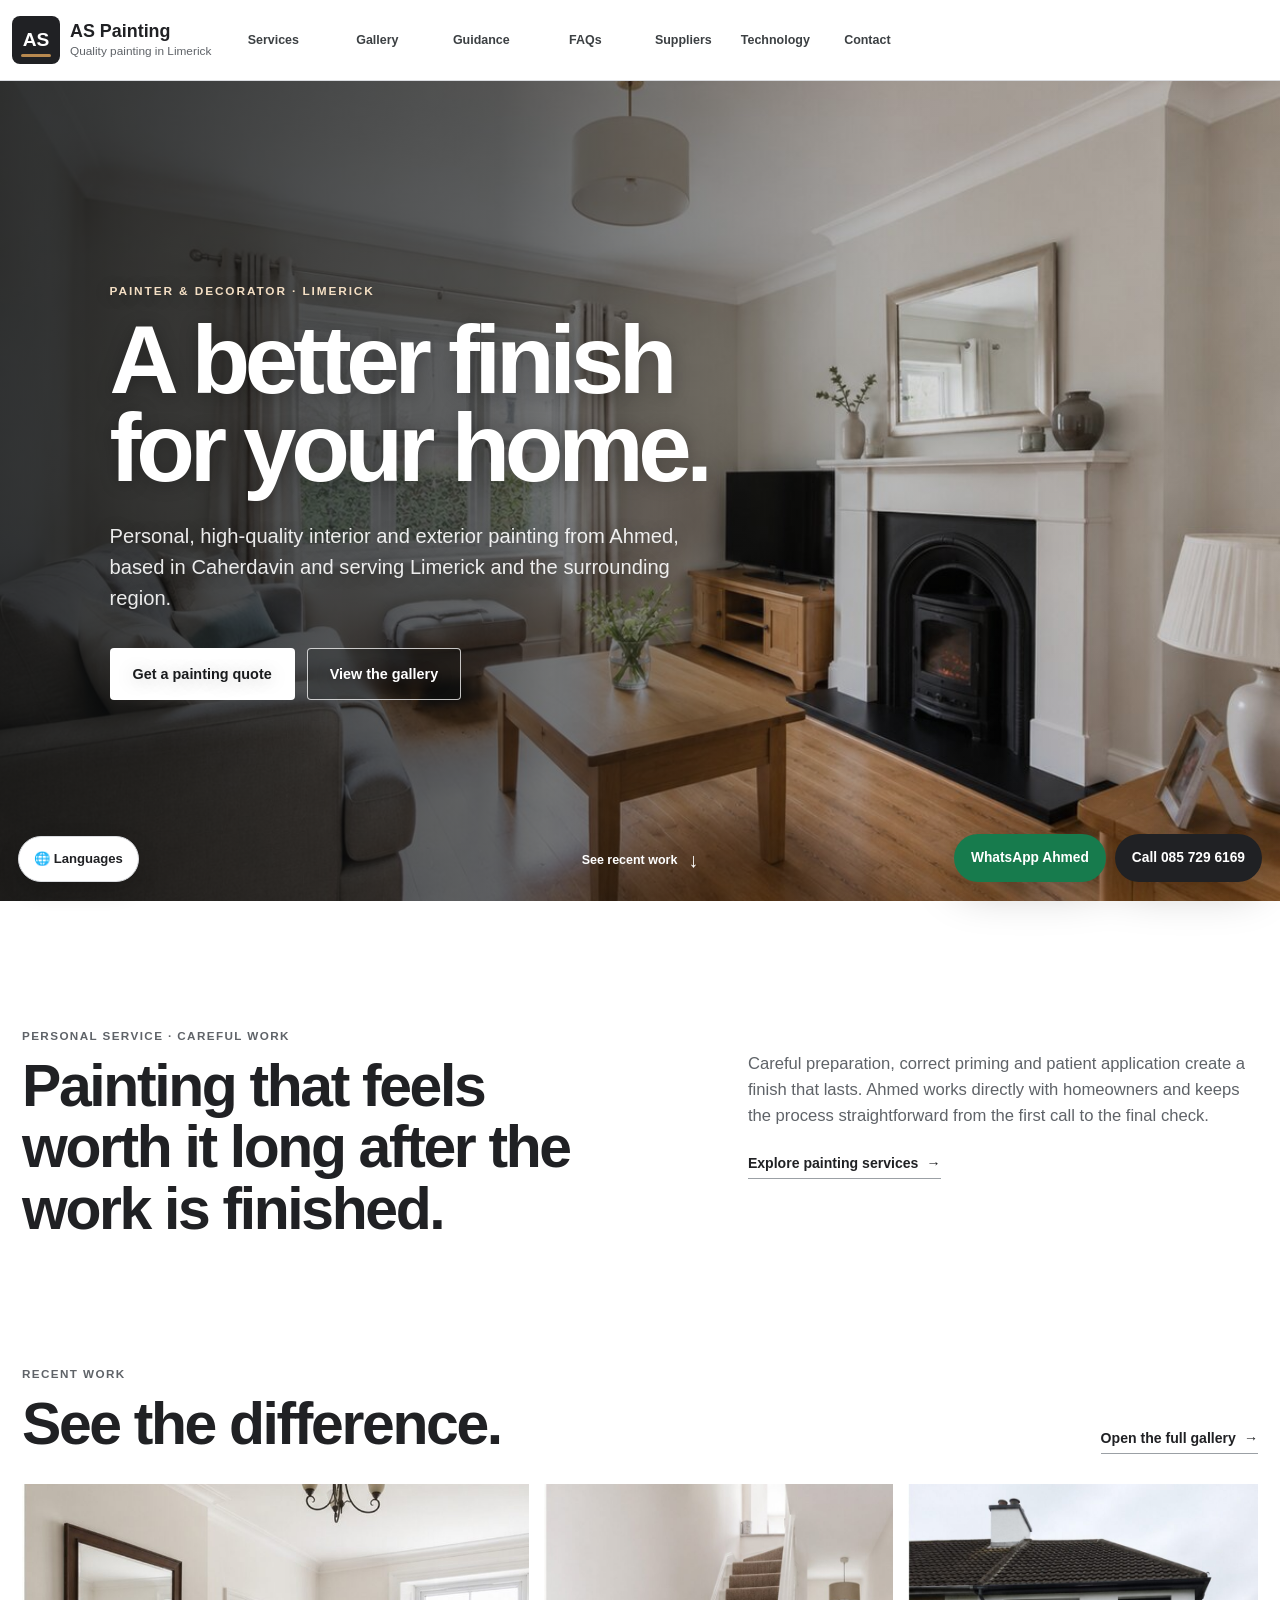
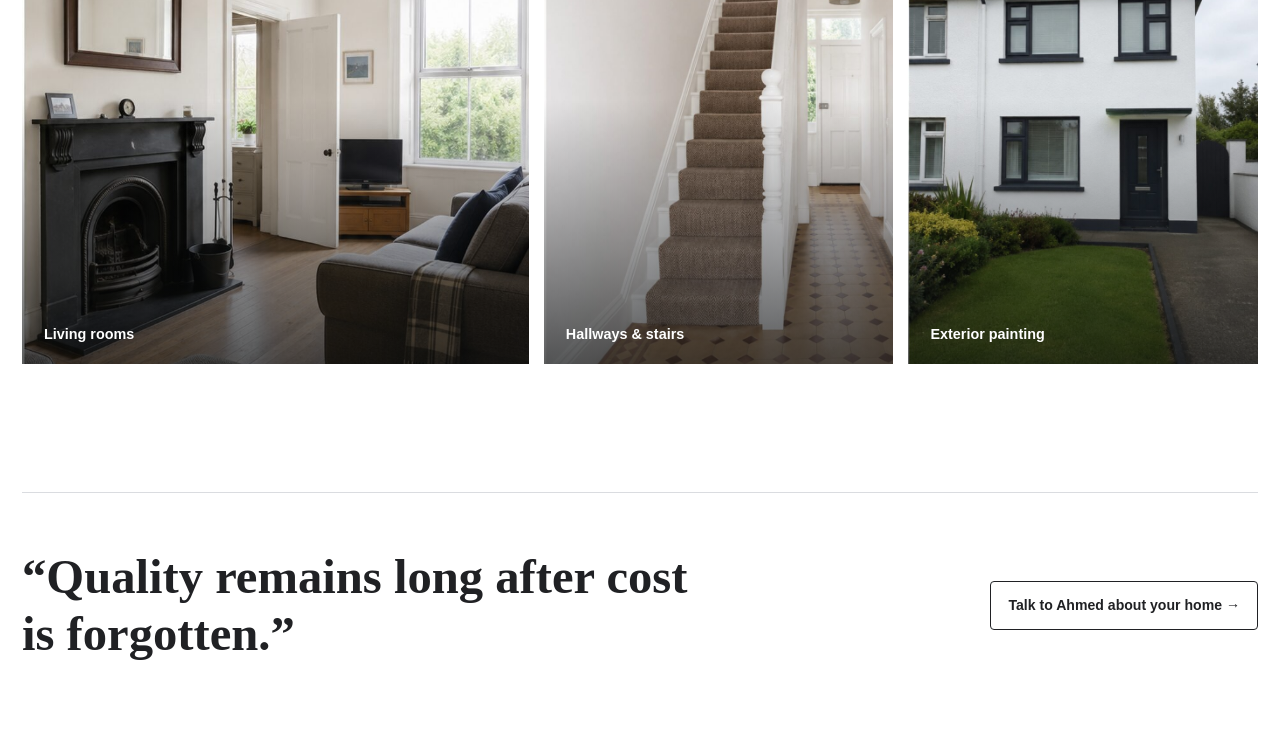
<file: index.html>
<!doctype html>
<html lang="en">
<head>
  <meta charset="utf-8">
  <meta name="viewport" content="width=device-width,initial-scale=1">
  <title>Painter Limerick | Interior & Exterior Painting | AS Painting</title>
  <meta name="description" content="Personal, high-quality interior and exterior house painting from Caherdavin, Limerick. Careful preparation, priming and a lasting finish. Call or WhatsApp Ahmed on 085 729 6169.">
  <link rel="canonical" href="https://ronandownes.github.io/painting/">
  <meta property="og:title" content="AS Painting | Quality Painting in Limerick">
  <meta property="og:description" content="Personal interior and exterior painting from Caherdavin, Limerick, with careful preparation, priming and a high-quality finish.">
  <meta property="og:type" content="website">
  <meta property="og:url" content="https://ronandownes.github.io/painting/">
  <link rel="icon" type="image/svg+xml" href="./as-favicon.svg?v=2">
  <link rel="stylesheet" href="./styles.css?v=7">
</head>
<body>
<header class="topbar">
  <a class="brand" href="index.html" aria-label="AS Painting — Home"><img src="./as-painting-logo.svg" alt="AS Painting"></a>
  <nav class="topnav" aria-label="Main navigation">
    <div class="navitem"><a class="navlabel" href="services.html">Services</a><button class="navtoggle" type="button" aria-expanded="false">▾</button><div class="dropmenu"><a href="services.html#residential-interior">Residential interior</a><a href="services.html#residential-exterior">Residential exterior</a><a href="services.html#other-work">Other work</a><a href="services.html#areas">Areas covered</a></div></div>
    <div class="navitem"><a class="navlabel" href="gallery.html">Gallery</a></div>
    <div class="navitem"><a class="navlabel" href="guidance.html">Guidance</a><button class="navtoggle" type="button" aria-expanded="false">▾</button><div class="dropmenu"><a href="guidance.html#quality">Quality</a><a href="guidance.html#home">Your home</a><a href="guidance.html#colour">Colour &amp; finish</a><a href="guidance.html#preparation">Preparation</a><a href="guidance.html#diy">Where DIY goes wrong</a></div></div>
    <div class="navitem"><a class="navlabel" href="faq.html">FAQs</a><button class="navtoggle" type="button" aria-expanded="false">▾</button><div class="dropmenu"><a href="faq.html#travel">Travel area</a><a href="faq.html#quote">Getting a quote</a><a href="faq.html#photos">Sending photos</a><a href="faq.html#materials">Paint &amp; materials</a></div></div>
    <div class="navitem"><a class="navlabel" href="suppliers.html">Suppliers</a></div>
    <div class="navitem"><a class="navlabel" href="technology.html">Technology</a></div>
    <div class="navitem"><a class="navlabel" href="contact.html">Contact</a></div>
  </nav>
</header>
<main class="home-page">
  <section class="home-hero" aria-labelledby="home-title">
    <div class="hero-content">
      <p class="hero-kicker">PAINTER &amp; DECORATOR · LIMERICK</p>
      <h1 id="home-title">A better finish<br>for your home.</h1>
      <p>Personal, high-quality interior and exterior painting from Ahmed, based in Caherdavin and serving Limerick and the surrounding region.</p>
      <div class="hero-actions">
        <a class="hero-primary" href="https://wa.me/353857296169?text=Hello%20Ahmed%2C%20I%27m%20looking%20for%20a%20painting%20quote.">Get a painting quote</a>
        <a class="hero-secondary" href="gallery.html">View the gallery</a>
      </div>
    </div>
    <a class="hero-scroll" href="#recent-work" aria-label="See recent painting work"><span>See recent work</span><span aria-hidden="true">↓</span></a>
  </section>

  <section class="home-intro" aria-labelledby="welcome-title">
    <div>
      <p class="kicker">PERSONAL SERVICE · CAREFUL WORK</p>
      <h2 id="welcome-title">Painting that feels worth it long after the work is finished.</h2>
    </div>
    <div>
      <p>Careful preparation, correct priming and patient application create a finish that lasts. Ahmed works directly with homeowners and keeps the process straightforward from the first call to the final check.</p>
      <a class="text-link" href="services.html">Explore painting services <span aria-hidden="true">→</span></a>
    </div>
  </section>

  <section class="home-work" id="recent-work" aria-labelledby="work-title">
    <div class="section-heading">
      <div><p class="kicker">RECENT WORK</p><h2 id="work-title">See the difference.</h2></div>
      <a class="text-link" href="gallery.html">Open the full gallery <span aria-hidden="true">→</span></a>
    </div>
    <div class="home-gallery">
      <a href="gallery.html" class="home-project"><img src="./gallery/projects/living-room-01-after.jpg" alt="Freshly painted living room with bright walls and dark fireplace" width="800" height="1200"><span>Living rooms</span></a>
      <a href="gallery.html" class="home-project"><img src="./gallery/projects/stairway-01-after.jpg" alt="Bright freshly painted hallway and stairway" width="800" height="1200" loading="lazy"><span>Hallways &amp; stairs</span></a>
      <a href="gallery.html" class="home-project"><img src="./gallery/projects/exterior-01-after.jpg" alt="Freshly painted exterior of a residential home" width="800" height="1200" loading="lazy"><span>Exterior painting</span></a>
    </div>
  </section>

  <section class="home-quote" aria-label="Painting quote">
    <p>“Quality remains long after cost is forgotten.”</p>
    <a href="contact.html">Talk to Ahmed about your home <span aria-hidden="true">→</span></a>
  </section>
</main>
<script src="./app.js?v=10"></script>
</body>
</html>
</file>
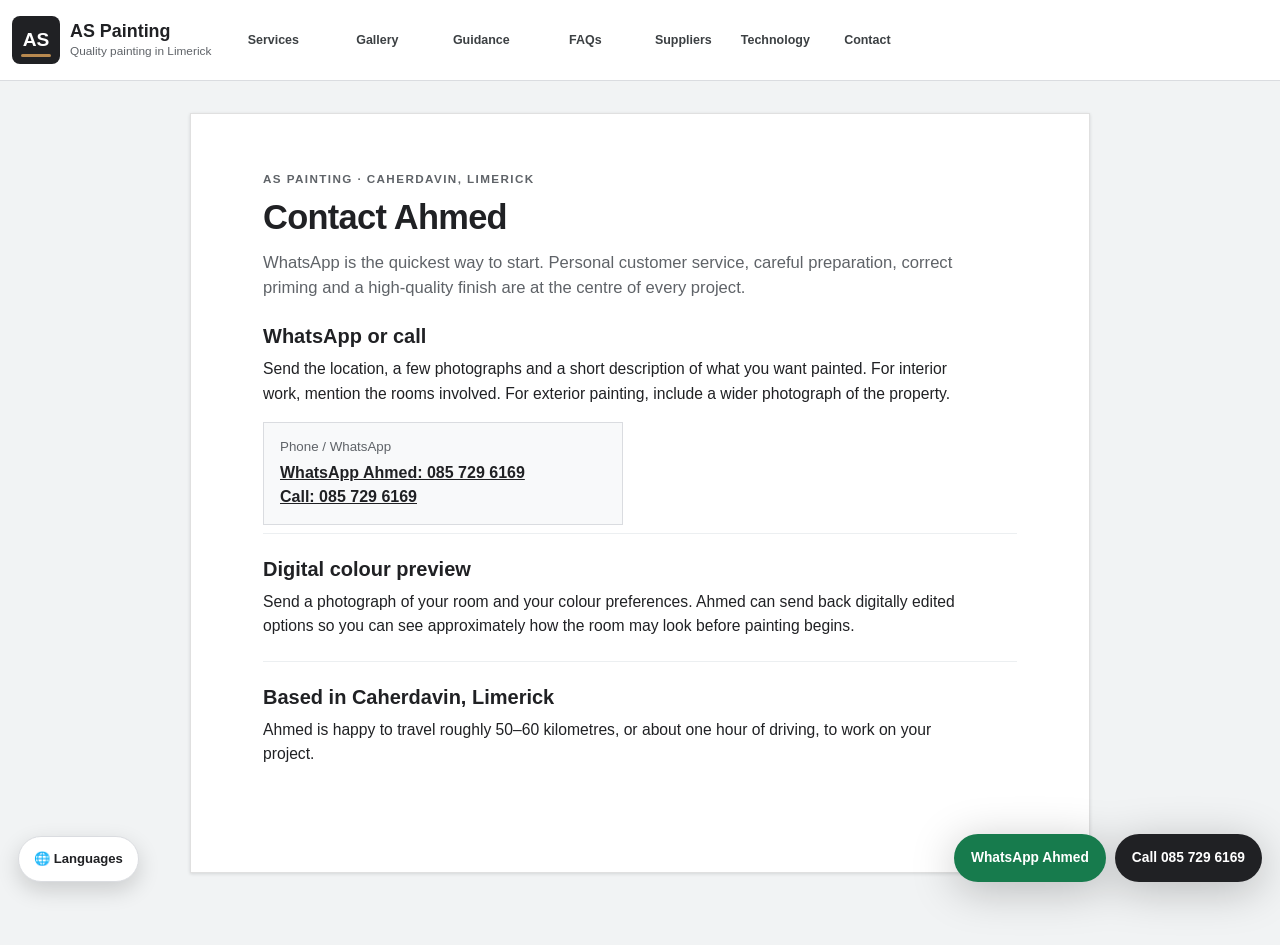
<file: contact.html>
<!doctype html>
<html lang="en">
<head>
  <meta charset="utf-8">
  <meta name="viewport" content="width=device-width, initial-scale=1">
  <title>Contact a Painter in Limerick | AS Painting</title>
  <meta name="description" content="Call or WhatsApp Ahmed at AS Painting on 085 729 6169 for personal interior or exterior house painting from Caherdavin, Limerick.">
  <link rel="canonical" href="https://ronandownes.github.io/painting/contact.html">
  <meta property="og:title" content="Contact AS Painting | Painter in Limerick">
  <meta property="og:description" content="Send the location, photos and a short description of your painting job in Limerick or a nearby area.">
  <meta property="og:type" content="website">
  <meta property="og:url" content="https://ronandownes.github.io/painting/contact.html">
  <link rel="icon" type="image/svg+xml" href="./as-favicon.svg?v=2">
  <link rel="stylesheet" href="./styles.css?v=6">
</head>
<body>
<header class="topbar"><a class="brand" href="index.html" aria-label="AS Painting — Home"><img src="./as-painting-logo.svg" alt="AS Painting"></a><nav class="topnav" aria-label="Main navigation"><div class="navitem"><a class="navlabel" href="services.html">Services</a><button class="navtoggle" type="button" aria-expanded="false">▾</button><div class="dropmenu"><a href="services.html#residential-interior">Residential interior</a><a href="services.html#residential-exterior">Residential exterior</a><a href="services.html#other-work">Other work</a><a href="services.html#areas">Areas covered</a></div></div><div class="navitem"><a class="navlabel" href="gallery.html">Gallery</a></div><div class="navitem"><a class="navlabel" href="guidance.html">Guidance</a></div><div class="navitem"><a class="navlabel" href="faq.html">FAQs</a></div><div class="navitem"><a class="navlabel" href="suppliers.html">Suppliers</a></div><div class="navitem"><a class="navlabel" href="technology.html">Technology</a></div><div class="navitem"><a class="navlabel" href="contact.html">Contact</a></div></nav></header>
<main class="page-stage"><article class="paper"><p class="kicker">AS PAINTING · CAHERDAVIN, LIMERICK</p><h1>Contact Ahmed</h1><p class="intro">WhatsApp is the quickest way to start. Personal customer service, careful preparation, correct priming and a high-quality finish are at the centre of every project.</p><section class="answer-section"><h2>WhatsApp or call</h2><p>Send the location, a few photographs and a short description of what you want painted. For interior work, mention the rooms involved. For exterior painting, include a wider photograph of the property.</p><div class="contact-placeholder"><small>Phone / WhatsApp</small><strong><a href="https://wa.me/353857296169?text=Hello%20Ahmed%2C%20I%27m%20looking%20for%20a%20painting%20quote.">WhatsApp Ahmed: 085 729 6169</a></strong><strong><a href="tel:+353857296169">Call: 085 729 6169</a></strong></div></section><section class="answer-section"><h2>Digital colour preview</h2><p>Send a photograph of your room and your colour preferences. Ahmed can send back digitally edited options so you can see approximately how the room may look before painting begins.</p></section><section class="answer-section"><h2>Based in Caherdavin, Limerick</h2><p>Ahmed is happy to travel roughly 50–60 kilometres, or about one hour of driving, to work on your project.</p></section></article></main>
<script src="./app.js?v=10"></script>
</body>
</html>
</file>
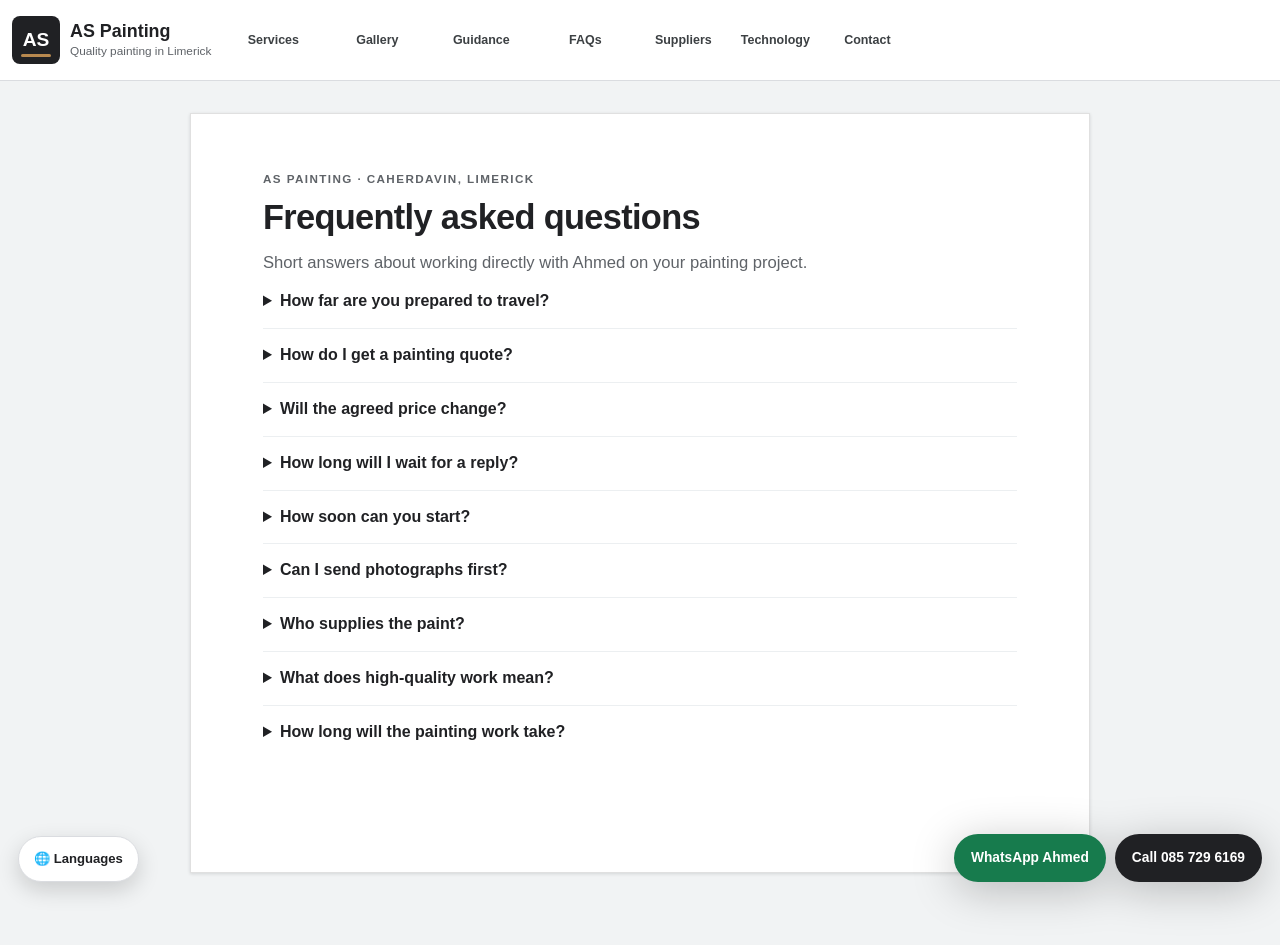
<file: faq.html>
<!doctype html>
<html lang="en">
<head>
  <meta charset="utf-8">
  <meta name="viewport" content="width=device-width, initial-scale=1">
  <title>Painter Limerick FAQs | Quotes, Travel & Materials | AS Painting</title>
  <meta name="description" content="Frequently asked questions for AS Painting in Limerick: clear fixed quotes, travel area, sending photos, paint and materials, reply times and job timing.">
  <link rel="canonical" href="https://ronandownes.github.io/painting/faq.html">
  <meta property="og:title" content="Painter Limerick FAQs | AS Painting">
  <meta property="og:description" content="Quotes, travel area, photos, materials and practical painting questions.">
  <meta property="og:type" content="website">
  <meta property="og:url" content="https://ronandownes.github.io/painting/faq.html">
  <link rel="icon" type="image/svg+xml" href="./as-favicon.svg?v=2">
  <link rel="stylesheet" href="./styles.css?v=6">
</head>
<body>
<header class="topbar"><a class="brand" href="index.html" aria-label="AS Painting — Home"><img src="./as-painting-logo.svg" alt="AS Painting"></a><nav class="topnav" aria-label="Main navigation"><div class="navitem"><a class="navlabel" href="services.html">Services</a><button class="navtoggle" type="button" aria-expanded="false">▾</button><div class="dropmenu"><a href="services.html#residential-interior">Residential interior</a><a href="services.html#residential-exterior">Residential exterior</a><a href="services.html#other-work">Other work</a><a href="services.html#areas">Areas covered</a></div></div><div class="navitem"><a class="navlabel" href="gallery.html">Gallery</a><button class="navtoggle" type="button" aria-expanded="false">▾</button><div class="dropmenu"><a href="gallery.html#before-after">Before &amp; after</a><a href="gallery.html#project-photos">Project photos</a></div></div><div class="navitem"><a class="navlabel" href="guidance.html">Guidance</a><button class="navtoggle" type="button" aria-expanded="false">▾</button><div class="dropmenu"><a href="guidance.html#quality">Quality</a><a href="guidance.html#home">Your home</a><a href="guidance.html#colour">Colour &amp; finish</a><a href="guidance.html#preparation">Preparation</a><a href="guidance.html#diy">Where DIY goes wrong</a></div></div><div class="navitem"><a class="navlabel" href="faq.html">FAQs</a><button class="navtoggle" type="button" aria-expanded="false">▾</button><div class="dropmenu"><a href="#travel">Travel area</a><a href="#quote">Getting a quote</a><a href="#pricing">Agreed price</a><a href="#photos">Sending photos</a><a href="#materials">Paint &amp; materials</a></div></div><div class="navitem"><a class="navlabel" href="suppliers.html">Suppliers</a></div><div class="navitem"><a class="navlabel" href="technology.html">Technology</a></div><div class="navitem"><a class="navlabel" href="contact.html">Contact</a></div></nav></header>
<main class="page-stage"><article class="paper"><p class="kicker">AS PAINTING · CAHERDAVIN, LIMERICK</p><h1>Frequently asked questions</h1><p class="intro">Short answers about working directly with Ahmed on your painting project.</p><div class="faq-list"><details id="travel"><summary>How far are you prepared to travel?</summary><p>Roughly 50–60 kilometres, or about one hour of driving, depending on the journey.</p></details><details id="quote"><summary>How do I get a painting quote?</summary><p><a href="https://wa.me/353857296169?text=Hello%20Ahmed%2C%20I%27m%20looking%20for%20a%20painting%20quote.">WhatsApp Ahmed on 085 729 6169</a> with the location, a short description and a few photographs—or simply call.</p></details><details id="pricing"><summary>Will the agreed price change?</summary><p>No. Clear communication matters: you will know exactly what is included and what you are paying for. Once the work and price are agreed, the price stays fixed. If you request extra work, Ahmed will explain it clearly, quote it separately and wait for your approval before proceeding.</p></details><details id="communication"><summary>How long will I wait for a reply?</summary><p>Text messages and voice messages are welcome on WhatsApp. Ahmed may be working and unable to answer a call immediately, but he tries to acknowledge messages as quickly as possible and return calls within 24 hours on working days.</p></details><details id="lead-time"><summary>How soon can you start?</summary><p>Demand varies, but at present Ahmed can usually begin work within one week to ten days.</p></details><details id="photos"><summary>Can I send photographs first?</summary><p>Of course. Send the room, exterior or surface on WhatsApp and Ahmed will discuss the next step directly with you.</p></details><details id="materials"><summary>Who supplies the paint?</summary><p>Discuss this with Ahmed before anything is bought. The correct product depends on the surface, preparation, priming and finish required.</p></details><details><summary>What does high-quality work mean?</summary><p>Personal service, careful preparation, correct priming and patient application. Quality remains long after cost is forgotten.</p></details><details><summary>How long will the painting work take?</summary><p>That depends on the size and condition of the job, especially the preparation required. Ahmed will give a clearer estimate once he sees what is involved.</p></details></div></article></main>
<script src="./app.js?v=10"></script>
</body>
</html>
</file>
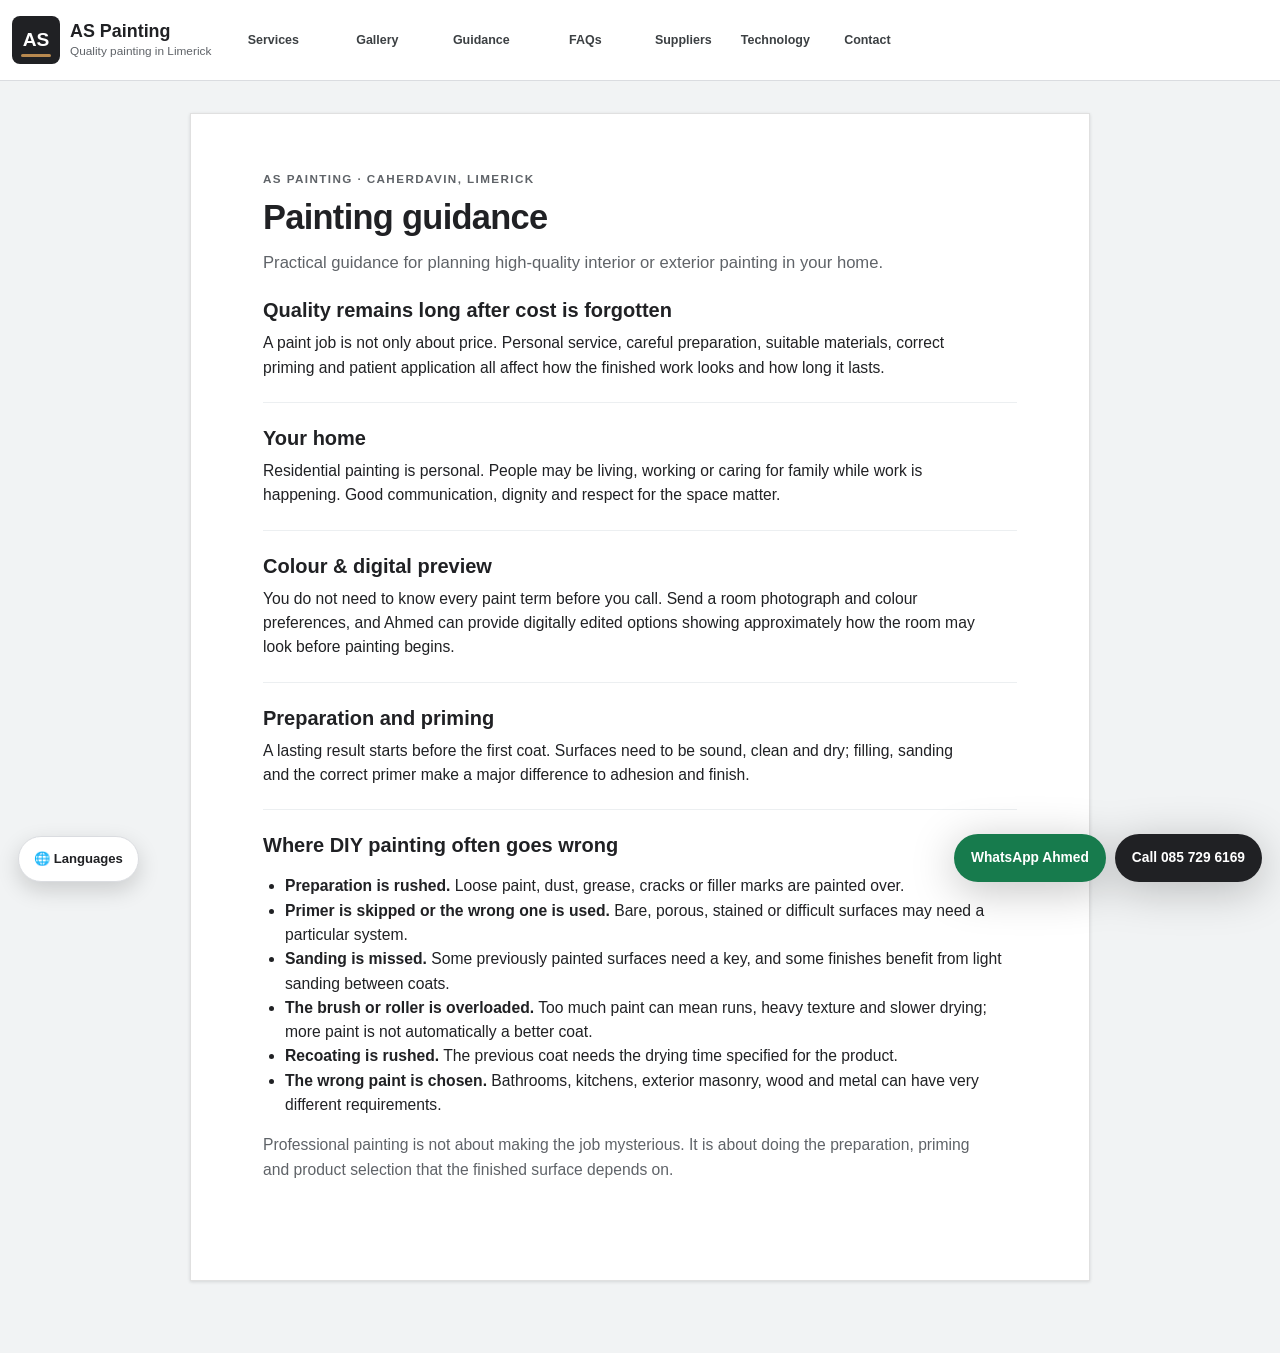
<file: guidance.html>
<!doctype html>
<html lang="en">
<head>
  <meta charset="utf-8">
  <meta name="viewport" content="width=device-width, initial-scale=1">
  <title>Painting Advice Limerick | Preparation, Primers & Finish | AS Painting</title>
  <meta name="description" content="Practical painting advice from AS Painting in Limerick: preparation, sanding, primers, drying times, paint choice and common DIY painting mistakes.">
  <link rel="canonical" href="https://ronandownes.github.io/painting/guidance.html">
  <meta property="og:title" content="Painting Advice Limerick | AS Painting">
  <meta property="og:description" content="Preparation, primers, sanding, paint choice and common DIY painting mistakes.">
  <meta property="og:type" content="article">
  <meta property="og:url" content="https://ronandownes.github.io/painting/guidance.html">
  <link rel="icon" type="image/svg+xml" href="./as-favicon.svg?v=2">
  <link rel="stylesheet" href="./styles.css?v=6">
</head>
<body>
<header class="topbar"><a class="brand" href="index.html" aria-label="AS Painting — Home"><img src="./as-painting-logo.svg" alt="AS Painting"></a><nav class="topnav" aria-label="Main navigation"><div class="navitem"><a class="navlabel" href="services.html">Services</a><button class="navtoggle" type="button" aria-expanded="false">▾</button><div class="dropmenu"><a href="services.html#residential-interior">Residential interior</a><a href="services.html#residential-exterior">Residential exterior</a><a href="services.html#other-work">Other work</a><a href="services.html#areas">Areas covered</a></div></div><div class="navitem"><a class="navlabel" href="gallery.html">Gallery</a><button class="navtoggle" type="button" aria-expanded="false">▾</button><div class="dropmenu"><a href="gallery.html#before-after">Before &amp; after</a><a href="gallery.html#project-photos">Project photos</a></div></div><div class="navitem"><a class="navlabel" href="guidance.html">Guidance</a><button class="navtoggle" type="button" aria-expanded="false">▾</button><div class="dropmenu"><a href="#quality">Quality</a><a href="#home">Your home</a><a href="#colour">Colour &amp; finish</a><a href="#preparation">Preparation</a><a href="#diy">Where DIY goes wrong</a></div></div><div class="navitem"><a class="navlabel" href="faq.html">FAQs</a><button class="navtoggle" type="button" aria-expanded="false">▾</button><div class="dropmenu"><a href="faq.html#travel">Travel area</a><a href="faq.html#quote">Getting a quote</a><a href="faq.html#photos">Sending photos</a><a href="faq.html#materials">Paint &amp; materials</a></div></div><div class="navitem"><a class="navlabel" href="suppliers.html">Suppliers</a></div><div class="navitem"><a class="navlabel" href="technology.html">Technology</a></div><div class="navitem"><a class="navlabel" href="contact.html">Contact</a></div></nav></header>
<main class="page-stage"><article class="paper"><p class="kicker">AS PAINTING · CAHERDAVIN, LIMERICK</p><h1>Painting guidance</h1><p class="intro">Practical guidance for planning high-quality interior or exterior painting in your home.</p><section id="quality" class="answer-section"><h2>Quality remains long after cost is forgotten</h2><p>A paint job is not only about price. Personal service, careful preparation, suitable materials, correct priming and patient application all affect how the finished work looks and how long it lasts.</p></section><section id="home" class="answer-section"><h2>Your home</h2><p>Residential painting is personal. People may be living, working or caring for family while work is happening. Good communication, dignity and respect for the space matter.</p></section><section id="colour" class="answer-section"><h2>Colour &amp; digital preview</h2><p>You do not need to know every paint term before you call. Send a room photograph and colour preferences, and Ahmed can provide digitally edited options showing approximately how the room may look before painting begins.</p></section><section id="preparation" class="answer-section"><h2>Preparation and priming</h2><p>A lasting result starts before the first coat. Surfaces need to be sound, clean and dry; filling, sanding and the correct primer make a major difference to adhesion and finish.</p></section><section id="diy" class="answer-section"><h2>Where DIY painting often goes wrong</h2><ul><li><strong>Preparation is rushed.</strong> Loose paint, dust, grease, cracks or filler marks are painted over.</li><li><strong>Primer is skipped or the wrong one is used.</strong> Bare, porous, stained or difficult surfaces may need a particular system.</li><li><strong>Sanding is missed.</strong> Some previously painted surfaces need a key, and some finishes benefit from light sanding between coats.</li><li><strong>The brush or roller is overloaded.</strong> Too much paint can mean runs, heavy texture and slower drying; more paint is not automatically a better coat.</li><li><strong>Recoating is rushed.</strong> The previous coat needs the drying time specified for the product.</li><li><strong>The wrong paint is chosen.</strong> Bathrooms, kitchens, exterior masonry, wood and metal can have very different requirements.</li></ul><p class="muted">Professional painting is not about making the job mysterious. It is about doing the preparation, priming and product selection that the finished surface depends on.</p></section></article></main>
<script src="./app.js?v=10"></script>
</body>
</html>
</file>
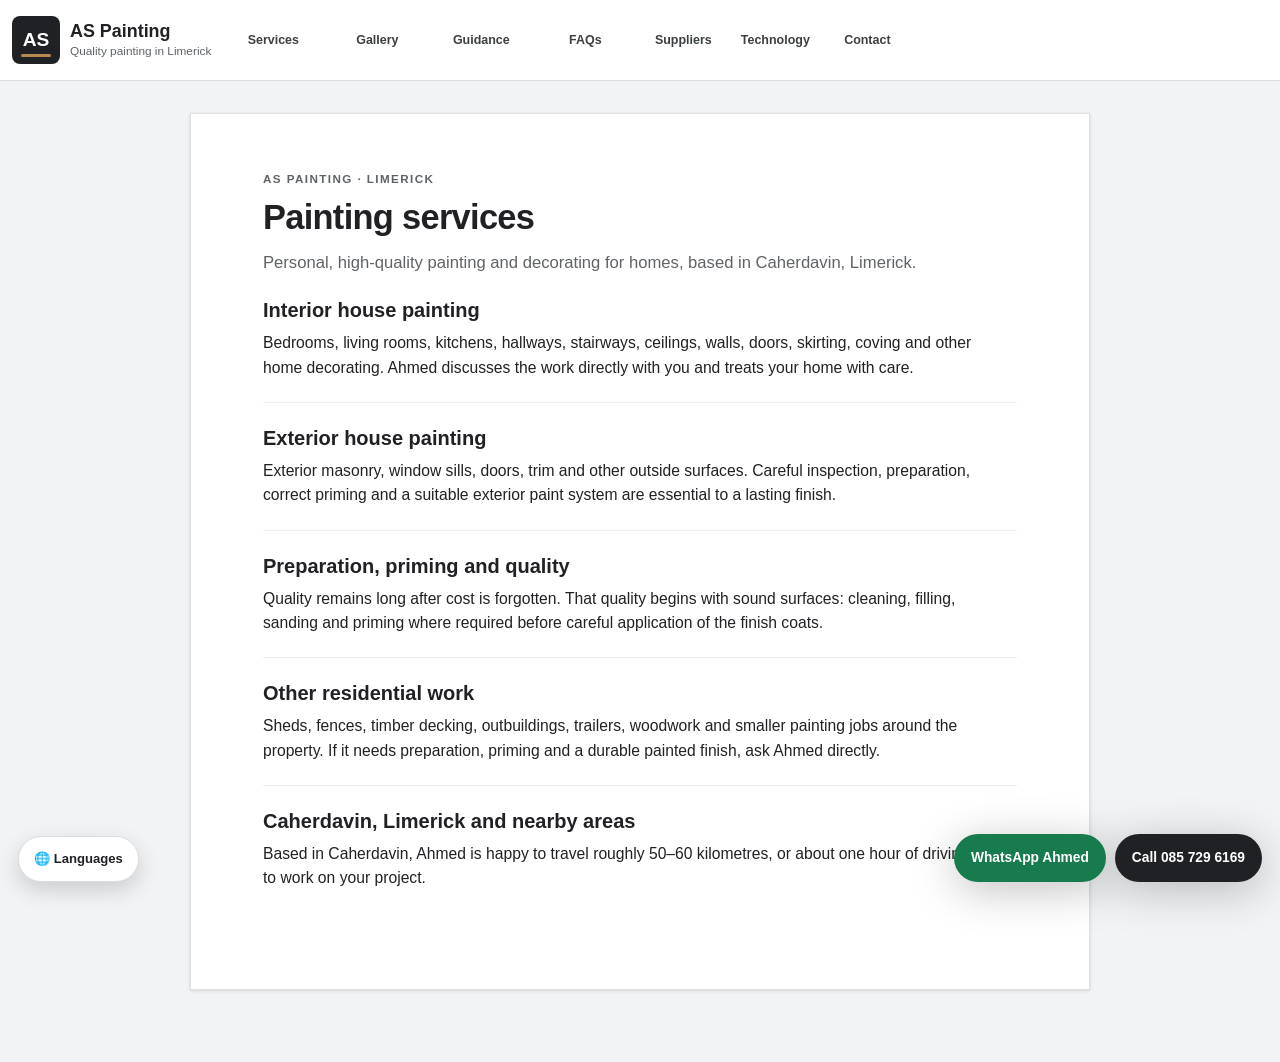
<file: services.html>
<!doctype html>
<html lang="en">
<head>
  <meta charset="utf-8">
  <meta name="viewport" content="width=device-width, initial-scale=1">
  <title>Residential Painting Services Limerick | AS Painting</title>
  <meta name="description" content="Personal interior, exterior and other residential painting from Caherdavin, Limerick: homes, sheds, fences, timber decking, woodwork and lasting finishes.">
  <link rel="canonical" href="https://ronandownes.github.io/painting/services.html">
  <meta property="og:title" content="Painting Services Limerick | AS Painting">
  <meta property="og:description" content="Personal, high-quality interior and exterior house painting from Caherdavin, Limerick.">
  <meta property="og:type" content="website">
  <meta property="og:url" content="https://ronandownes.github.io/painting/services.html">
  <link rel="icon" type="image/svg+xml" href="./as-favicon.svg?v=2">
  <link rel="stylesheet" href="./styles.css?v=6">
</head>
<body>
<header class="topbar"><a class="brand" href="index.html" aria-label="AS Painting — Home"><img src="./as-painting-logo.svg" alt="AS Painting"></a><nav class="topnav" aria-label="Main navigation"><div class="navitem"><a class="navlabel" href="services.html">Services</a><button class="navtoggle" type="button" aria-expanded="false">▾</button><div class="dropmenu"><a href="#residential-interior">Residential interior</a><a href="#residential-exterior">Residential exterior</a><a href="#other-work">Other work</a><a href="#areas">Areas covered</a></div></div><div class="navitem"><a class="navlabel" href="gallery.html">Gallery</a><button class="navtoggle" type="button" aria-expanded="false">▾</button><div class="dropmenu"><a href="gallery.html#before-after">Before &amp; after</a><a href="gallery.html#project-photos">Project photos</a></div></div><div class="navitem"><a class="navlabel" href="guidance.html">Guidance</a><button class="navtoggle" type="button" aria-expanded="false">▾</button><div class="dropmenu"><a href="guidance.html#quality">Quality</a><a href="guidance.html#home">Your home</a><a href="guidance.html#colour">Colour &amp; finish</a><a href="guidance.html#preparation">Preparation</a><a href="guidance.html#diy">Where DIY goes wrong</a></div></div><div class="navitem"><a class="navlabel" href="faq.html">FAQs</a><button class="navtoggle" type="button" aria-expanded="false">▾</button><div class="dropmenu"><a href="faq.html#travel">Travel area</a><a href="faq.html#quote">Getting a quote</a><a href="faq.html#photos">Sending photos</a><a href="faq.html#materials">Paint &amp; materials</a></div></div><div class="navitem"><a class="navlabel" href="suppliers.html">Suppliers</a></div><div class="navitem"><a class="navlabel" href="technology.html">Technology</a></div><div class="navitem"><a class="navlabel" href="contact.html">Contact</a></div></nav></header>
<main class="page-stage"><article class="paper">
  <p class="kicker">AS PAINTING · LIMERICK</p>
  <h1>Painting services</h1>
  <p class="intro">Personal, high-quality painting and decorating for homes, based in Caherdavin, Limerick.</p>
  <section id="residential-interior" class="answer-section"><h2>Interior house painting</h2><p>Bedrooms, living rooms, kitchens, hallways, stairways, ceilings, walls, doors, skirting, coving and other home decorating. Ahmed discusses the work directly with you and treats your home with care.</p></section>
  <section id="residential-exterior" class="answer-section"><h2>Exterior house painting</h2><p>Exterior masonry, window sills, doors, trim and other outside surfaces. Careful inspection, preparation, correct priming and a suitable exterior paint system are essential to a lasting finish.</p></section>
  <section id="quality" class="answer-section"><h2>Preparation, priming and quality</h2><p>Quality remains long after cost is forgotten. That quality begins with sound surfaces: cleaning, filling, sanding and priming where required before careful application of the finish coats.</p></section>
  <section id="other-work" class="answer-section"><h2>Other residential work</h2><p>Sheds, fences, timber decking, outbuildings, trailers, woodwork and smaller painting jobs around the property. If it needs preparation, priming and a durable painted finish, ask Ahmed directly.</p></section>
  <section id="areas" class="answer-section"><h2>Caherdavin, Limerick and nearby areas</h2><p>Based in Caherdavin, Ahmed is happy to travel roughly 50–60 kilometres, or about one hour of driving, to work on your project.</p></section>
</article></main>
<script src="./app.js?v=10"></script>
</body>
</html>
</file>
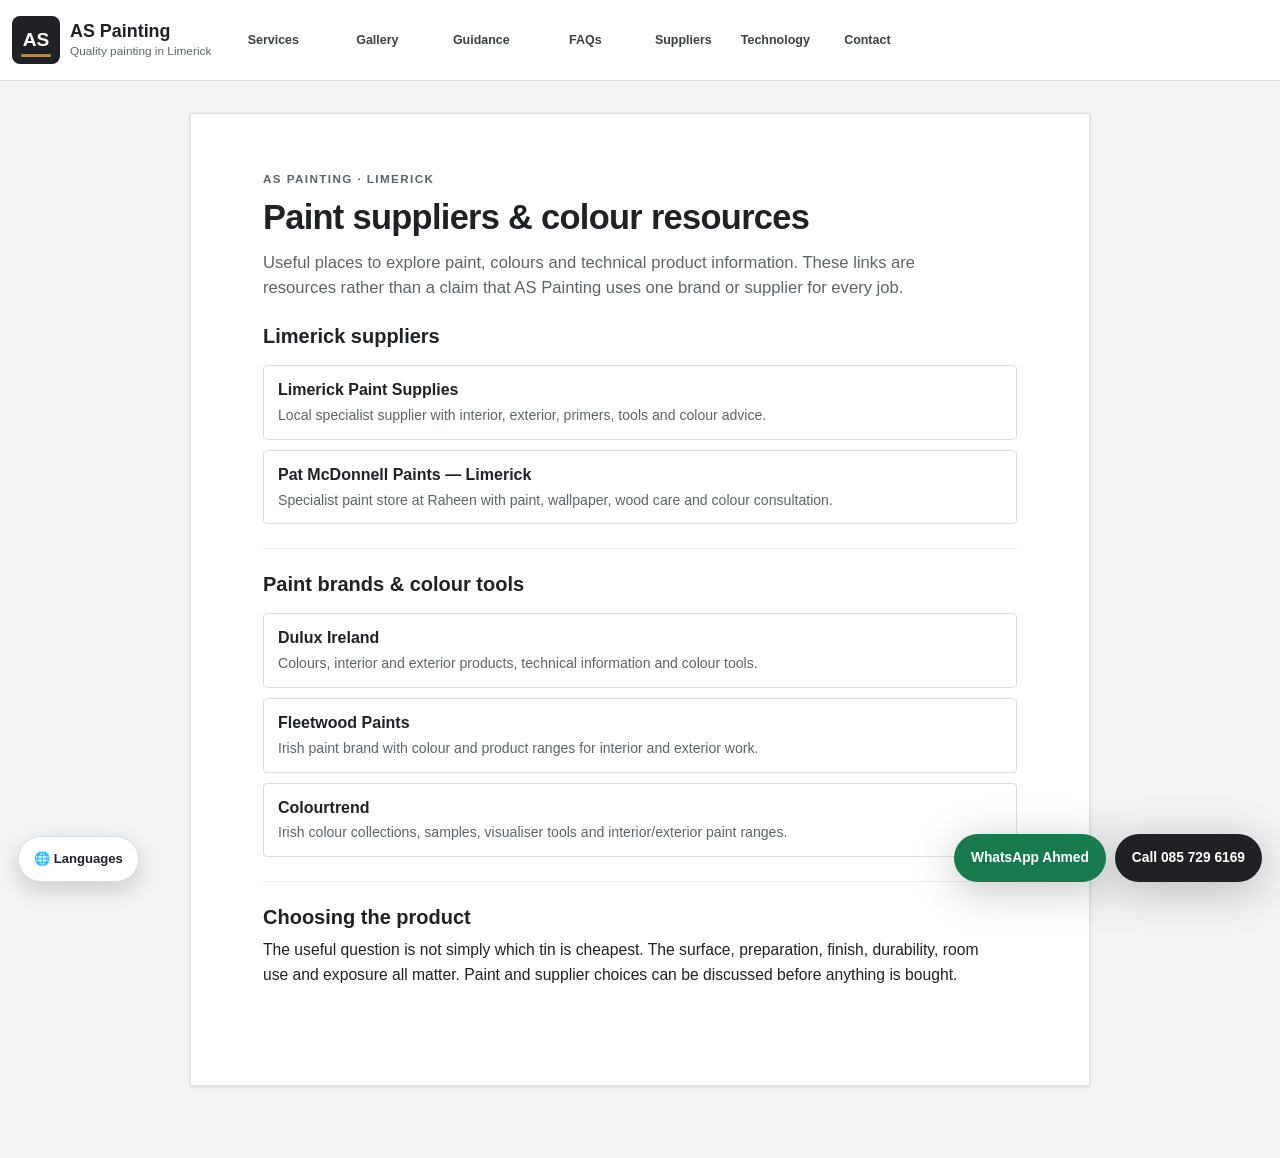
<file: suppliers.html>
<!doctype html>
<html lang="en">
<head>
  <meta charset="utf-8">
  <meta name="viewport" content="width=device-width, initial-scale=1">
  <title>Paint Suppliers & Brands Limerick | AS Painting</title>
  <meta name="description" content="Useful Limerick paint suppliers and manufacturer resources for colours, primers, interior paint and exterior paint: Limerick Paint Supplies, Pat McDonnell Paints, Dulux, Fleetwood and Colourtrend.">
  <link rel="canonical" href="https://ronandownes.github.io/painting/suppliers.html">
  <meta property="og:title" content="Paint Suppliers & Brands Limerick | AS Painting">
  <meta property="og:description" content="Useful local paint suppliers and colour/product resources for painting projects in Limerick.">
  <meta property="og:type" content="website">
  <meta property="og:url" content="https://ronandownes.github.io/painting/suppliers.html">
  <link rel="icon" type="image/svg+xml" href="./as-favicon.svg?v=2">
  <link rel="stylesheet" href="./styles.css?v=6">
</head>
<body>
<header class="topbar"><a class="brand" href="index.html" aria-label="AS Painting — Home"><img src="./as-painting-logo.svg" alt="AS Painting"></a><nav class="topnav" aria-label="Main navigation"><div class="navitem"><a class="navlabel" href="services.html">Services</a><button class="navtoggle" type="button" aria-expanded="false">▾</button><div class="dropmenu"><a href="services.html#residential-interior">Residential interior</a><a href="services.html#residential-exterior">Residential exterior</a><a href="services.html#other-work">Other work</a><a href="services.html#areas">Areas covered</a></div></div><div class="navitem"><a class="navlabel" href="gallery.html">Gallery</a></div><div class="navitem"><a class="navlabel" href="guidance.html">Guidance</a></div><div class="navitem"><a class="navlabel" href="faq.html">FAQs</a></div><div class="navitem"><a class="navlabel" href="suppliers.html">Suppliers</a></div><div class="navitem"><a class="navlabel" href="technology.html">Technology</a></div><div class="navitem"><a class="navlabel" href="contact.html">Contact</a></div></nav></header>
<main class="page-stage"><article class="paper"><p class="kicker">AS PAINTING · LIMERICK</p><h1>Paint suppliers & colour resources</h1><p class="intro">Useful places to explore paint, colours and technical product information. These links are resources rather than a claim that AS Painting uses one brand or supplier for every job.</p><section class="answer-section"><h2>Limerick suppliers</h2><div class="resource-list"><a class="resource-link" href="https://www.limerickpaints.ie/" target="_blank" rel="noopener"><strong>Limerick Paint Supplies</strong><span>Local specialist supplier with interior, exterior, primers, tools and colour advice.</span></a><a class="resource-link" href="https://www.mcdonnellpaints.ie/our-stores/limerick/" target="_blank" rel="noopener"><strong>Pat McDonnell Paints — Limerick</strong><span>Specialist paint store at Raheen with paint, wallpaper, wood care and colour consultation.</span></a></div></section><section class="answer-section"><h2>Paint brands & colour tools</h2><div class="resource-list"><a class="resource-link" href="https://www.dulux.ie/" target="_blank" rel="noopener"><strong>Dulux Ireland</strong><span>Colours, interior and exterior products, technical information and colour tools.</span></a><a class="resource-link" href="https://www.fleetwood.ie/" target="_blank" rel="noopener"><strong>Fleetwood Paints</strong><span>Irish paint brand with colour and product ranges for interior and exterior work.</span></a><a class="resource-link" href="https://colourtrend.ie/" target="_blank" rel="noopener"><strong>Colourtrend</strong><span>Irish colour collections, samples, visualiser tools and interior/exterior paint ranges.</span></a></div></section><section class="answer-section"><h2>Choosing the product</h2><p>The useful question is not simply which tin is cheapest. The surface, preparation, finish, durability, room use and exposure all matter. Paint and supplier choices can be discussed before anything is bought.</p></section></article></main>
<script src="./app.js?v=10"></script>
</body>
</html>
</file>
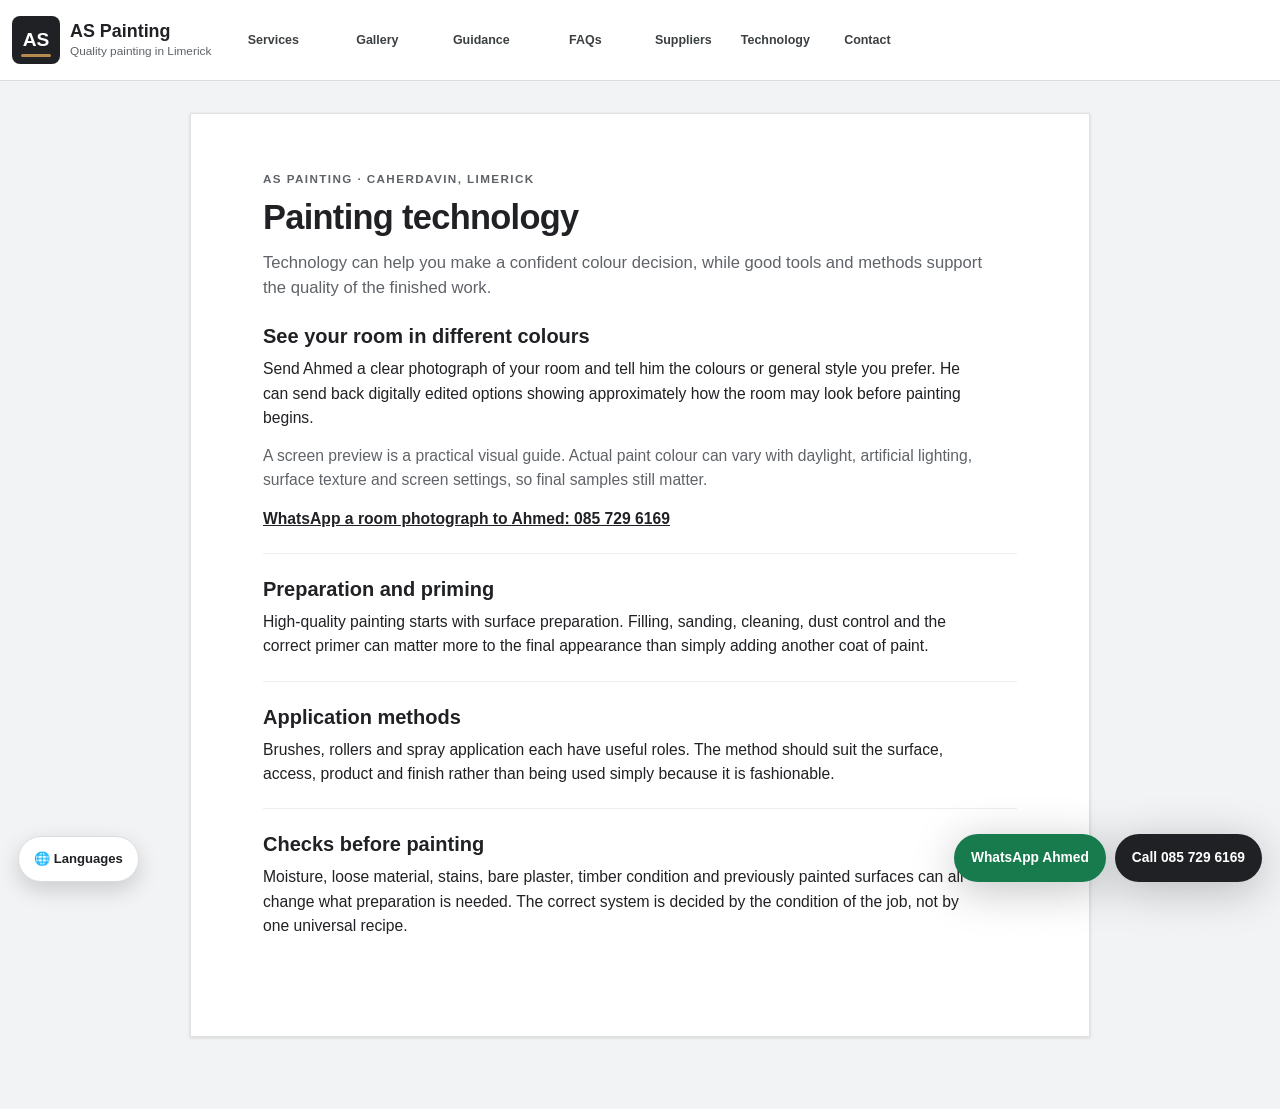
<file: technology.html>
<!doctype html>
<html lang="en">
<head>
  <meta charset="utf-8">
  <meta name="viewport" content="width=device-width, initial-scale=1">
  <title>Digital Colour Preview & Painting Technology Limerick | AS Painting</title>
  <meta name="description" content="Send Ahmed a room photograph and colour preferences for a digital preview, plus practical preparation, priming and painting technology from Caherdavin, Limerick.">
  <link rel="canonical" href="https://ronandownes.github.io/painting/technology.html">
  <meta property="og:title" content="Digital Colour Preview & Painting Technology | AS Painting">
  <meta property="og:description" content="See approximate colour options in your own room before painting begins.">
  <meta property="og:type" content="article">
  <meta property="og:url" content="https://ronandownes.github.io/painting/technology.html">
  <link rel="icon" type="image/svg+xml" href="./as-favicon.svg?v=2">
  <link rel="stylesheet" href="./styles.css?v=6">
</head>
<body>
<header class="topbar"><a class="brand" href="index.html" aria-label="AS Painting — Home"><img src="./as-painting-logo.svg" alt="AS Painting"></a><nav class="topnav" aria-label="Main navigation"><div class="navitem"><a class="navlabel" href="services.html">Services</a><button class="navtoggle" type="button" aria-expanded="false">▾</button><div class="dropmenu"><a href="services.html#residential-interior">Residential interior</a><a href="services.html#residential-exterior">Residential exterior</a><a href="services.html#other-work">Other work</a><a href="services.html#areas">Areas covered</a></div></div><div class="navitem"><a class="navlabel" href="gallery.html">Gallery</a></div><div class="navitem"><a class="navlabel" href="guidance.html">Guidance</a></div><div class="navitem"><a class="navlabel" href="faq.html">FAQs</a></div><div class="navitem"><a class="navlabel" href="suppliers.html">Suppliers</a></div><div class="navitem"><a class="navlabel" href="technology.html">Technology</a></div><div class="navitem"><a class="navlabel" href="contact.html">Contact</a></div></nav></header>
<main class="page-stage"><article class="paper"><p class="kicker">AS PAINTING · CAHERDAVIN, LIMERICK</p><h1>Painting technology</h1><p class="intro">Technology can help you make a confident colour decision, while good tools and methods support the quality of the finished work.</p><section class="answer-section"><h2>See your room in different colours</h2><p>Send Ahmed a clear photograph of your room and tell him the colours or general style you prefer. He can send back digitally edited options showing approximately how the room may look before painting begins.</p><p class="muted">A screen preview is a practical visual guide. Actual paint colour can vary with daylight, artificial lighting, surface texture and screen settings, so final samples still matter.</p><p><a href="https://wa.me/353857296169?text=Hello%20Ahmed%2C%20I%27d%20like%20to%20send%20a%20room%20photo%20for%20colour%20options."><strong>WhatsApp a room photograph to Ahmed: 085 729 6169</strong></a></p></section><section class="answer-section"><h2>Preparation and priming</h2><p>High-quality painting starts with surface preparation. Filling, sanding, cleaning, dust control and the correct primer can matter more to the final appearance than simply adding another coat of paint.</p></section><section class="answer-section"><h2>Application methods</h2><p>Brushes, rollers and spray application each have useful roles. The method should suit the surface, access, product and finish rather than being used simply because it is fashionable.</p></section><section class="answer-section"><h2>Checks before painting</h2><p>Moisture, loose material, stains, bare plaster, timber condition and previously painted surfaces can all change what preparation is needed. The correct system is decided by the condition of the job, not by one universal recipe.</p></section></article></main>
<script src="./app.js?v=10"></script>
</body>
</html>
</file>
<file: styles.css>
*{box-sizing:border-box}
:root{--ink:#202124;--muted:#5f6368;--line:#dadce0;--paper:#fff;--page:#f1f3f4;--soft:#f8f9fa;--accent:#b8894f}
html{scroll-behavior:smooth}
body{margin:0;background:var(--page);color:var(--ink);font-family:Arial,Helvetica,sans-serif;line-height:1.55}
a{color:inherit}button{font:inherit}.topbar{min-height:80px;background:#fff;border-bottom:1px solid var(--line);display:flex;align-items:center;padding:0 12px;gap:10px;position:sticky;top:0;z-index:1000}.brand{display:flex;align-items:center;gap:10px;flex:0 0 auto;text-decoration:none}.brand-monogram{width:48px;height:48px;border-radius:8px;background:#202124;color:#fff;display:flex;align-items:center;justify-content:center;font-weight:700;font-size:1.2rem;position:relative}.brand-monogram:after{content:"";position:absolute;left:9px;right:9px;bottom:7px;height:3px;border-radius:3px;background:var(--accent)}.brand-copy{display:flex;flex-direction:column;line-height:1.15}.brand-copy strong{font-size:1.12rem}.brand-copy small{font-size:.74rem;color:var(--muted);margin-top:3px}.topnav{display:flex;align-items:stretch;min-height:80px;flex:1;overflow:visible}.navitem{position:relative;display:grid;grid-template-columns:minmax(0,1fr) 19px;flex:0 0 104px;min-height:80px}.navitem:nth-child(5),.navitem:nth-child(6),.navitem:nth-child(7){grid-template-columns:1fr;flex-basis:92px}.navlabel{min-height:80px;display:flex;align-items:center;justify-content:center;padding:0 5px;text-decoration:none;font-size:.78rem;line-height:1.15;font-weight:700;text-align:center;color:#3c4043}.navlabel:hover,.navitem.is-open>.navlabel{background:#f8f9fa;color:#174ea6}.navtoggle{min-height:80px;border:0;background:transparent;color:#70757a;padding:0 3px 0 0;cursor:pointer;font-size:.62rem}.navtoggle:hover,.navitem.is-open>.navtoggle{background:#f8f9fa;color:#174ea6}.dropmenu{display:none;position:absolute;z-index:20;top:76px;left:0;width:260px;max-width:calc(100vw - 24px);background:#fff;border:1px solid var(--line);box-shadow:0 4px 12px rgba(60,64,67,.18);padding:6px 0}.navitem.is-open>.dropmenu{display:block}.dropmenu a{display:block;padding:9px 14px;text-decoration:none;font-size:.9rem;line-height:1.3}.dropmenu a:hover{background:#f1f3f4}.page-stage{padding:32px 18px 72px}.paper{width:min(900px,100%);margin:0 auto;background:var(--paper);border:1px solid #e0e0e0;box-shadow:0 1px 3px rgba(60,64,67,.16);padding:56px 72px 76px;min-height:760px}.kicker{margin:0 0 10px;color:var(--muted);text-transform:uppercase;letter-spacing:.12em;font-size:.73rem;font-weight:700}.paper h1{font-size:2.15rem;line-height:1.15;margin:0 0 12px;font-weight:600;letter-spacing:-.02em}.intro{font-size:1.04rem;color:var(--muted);margin:0;max-width:720px}.four-dots{display:none!important}.quality-quote{font-size:1.7rem;line-height:1.35;margin:30px 0 8px;padding:0;border:0;font-weight:600;max-width:680px}.source-note{font-size:.86rem;color:var(--muted);max-width:690px}.philosophy{font-size:1.05rem;max-width:720px;margin-top:24px}.home-links{display:flex;flex-wrap:wrap;gap:8px;margin-top:28px}.home-links a{border:1px solid var(--line);border-radius:4px;padding:8px 11px;text-decoration:none;font-size:.9rem;font-weight:700;background:#fff}.home-links a:hover{background:#f8f9fa}.home-links .primary-link{background:#202124;color:#fff;border-color:#202124}.answer-section{border-top:1px solid #eceff1;padding:22px 0 8px;scroll-margin-top:100px}.answer-section:first-of-type{border-top:0}.answer-section h2{font-size:1.25rem;line-height:1.3;margin:0 0 8px;font-weight:600}.answer-section p,.answer-section li{font-size:.98rem;max-width:720px}.answer-section p{margin:0 0 14px}.answer-section ul{padding-left:22px}.muted{color:var(--muted)}.resource-list{display:grid;gap:10px;margin:16px 0}.resource-link{display:block;border:1px solid var(--line);border-radius:4px;padding:12px 14px;text-decoration:none;background:#fff}.resource-link:hover{background:#f8f9fa}.resource-link strong{display:block}.resource-link span{display:block;color:var(--muted);font-size:.88rem;margin-top:2px}.gallery-grid{display:grid;grid-template-columns:repeat(3,1fr);gap:10px;margin-top:16px}.split-photo{position:relative;aspect-ratio:4/3;border:1px solid var(--line);overflow:hidden;background:linear-gradient(112deg,var(--before) 0 49%,#fff 49.3% 50.7%,var(--after) 51% 100%)}.split-photo span{position:absolute;bottom:8px;font-size:.72rem;font-weight:700;background:rgba(255,255,255,.88);padding:3px 6px;border-radius:3px}.split-photo span:first-child{left:8px}.split-photo span:last-child{right:8px}.p1{--before:#c9c0b8;--after:#f2e5d0}.p2{--before:#b9c1c5;--after:#f7f7f3}.p3{--before:#cdbdb2;--after:#dce8e3}.p4{--before:#cbc6be;--after:#f6efe5}.p5{--before:#bec3c7;--after:#e9eff8}.p6{--before:#d0c0b0;--after:#fbfaf7}.p7{--before:#c8b59f;--after:#edf1e4}.p8{--before:#c5cad0;--after:#f8f2ea}.p9{--before:#d3c2b8;--after:#eaf2f0}.faq-list details{border-top:1px solid #eceff1}.faq-list details:first-child{border-top:0}.faq-list summary{cursor:pointer;font-weight:700;padding:14px 0}.faq-list details p{color:var(--muted);padding:0 0 14px;margin:0;max-width:700px}.contact-placeholder{border:1px solid var(--line);background:#f8f9fa;padding:14px 16px;margin-top:16px;max-width:360px}.contact-placeholder small{display:block;color:var(--muted);margin-bottom:3px}.contact-placeholder strong{display:block}
/* Home page */
.home-page{background:#fff}.home-hero{position:relative;isolation:isolate;min-height:calc(100svh - 80px);display:flex;align-items:center;overflow:hidden;background:#292c2d url('./gallery/projects/living-room-01-after.jpg') center 48%/cover no-repeat;color:#fff}.home-hero:before{content:"";position:absolute;z-index:-1;inset:0;background:linear-gradient(90deg,rgba(12,14,15,.82) 0%,rgba(12,14,15,.64) 39%,rgba(12,14,15,.16) 70%,rgba(12,14,15,.08) 100%)}.hero-content{width:min(1240px,100%);margin:0 auto;padding:clamp(72px,10vw,132px) clamp(22px,7vw,92px);text-shadow:0 2px 18px rgba(0,0,0,.26)}.hero-kicker{margin:0 0 16px;color:#f4dfc4;letter-spacing:.16em;font-size:.74rem;font-weight:800}.hero-content h1{max-width:720px;margin:0;font-size:clamp(3.1rem,7.5vw,6.6rem);line-height:.92;letter-spacing:-.055em;font-weight:650}.hero-content>p:not(.hero-kicker){max-width:590px;margin:28px 0 0;font-size:clamp(1.02rem,1.6vw,1.26rem);line-height:1.55;color:rgba(255,255,255,.9)}.hero-actions{display:flex;flex-wrap:wrap;gap:12px;margin-top:34px}.hero-actions a{display:inline-flex;align-items:center;justify-content:center;min-height:52px;padding:0 22px;border:1px solid rgba(255,255,255,.75);border-radius:4px;text-decoration:none;font-size:.9rem;font-weight:800;transition:background .2s ease,color .2s ease,transform .2s ease}.hero-actions a:hover{transform:translateY(-2px)}.hero-primary{background:#fff;color:#191b1d}.hero-secondary{background:rgba(14,16,18,.2);color:#fff;backdrop-filter:blur(6px)}.hero-scroll{position:absolute;right:clamp(18px,4vw,52px);bottom:25px;display:flex;align-items:center;gap:11px;color:#fff;text-decoration:none;font-size:.78rem;font-weight:800}.hero-scroll span:last-child{font-size:1.25rem}.home-intro,.home-work,.home-quote{width:min(1240px,calc(100% - 44px));margin:0 auto}.home-intro{display:grid;grid-template-columns:minmax(0,1.1fr) minmax(300px,.9fr);gap:clamp(40px,8vw,110px);padding:clamp(72px,10vw,126px) 0}.home-intro h2,.section-heading h2{max-width:700px;margin:0;font-size:clamp(2rem,4.6vw,4rem);line-height:1.04;letter-spacing:-.04em;font-weight:600}.home-intro>div:last-child{padding-top:24px}.home-intro>div:last-child p{margin:0 0 23px;font-size:1.04rem;color:var(--muted)}.text-link{display:inline-flex;align-items:center;gap:8px;color:#202124;text-decoration:none;font-size:.88rem;font-weight:800;border-bottom:1px solid #9ba0a5;padding-bottom:3px}.text-link:hover{border-color:#202124}.home-work{padding:0 0 clamp(80px,10vw,132px);scroll-margin-top:94px}.section-heading{display:flex;align-items:end;justify-content:space-between;gap:24px;margin-bottom:30px}.home-gallery{display:grid;grid-template-columns:1.45fr 1fr 1fr;gap:15px}.home-project{position:relative;display:block;overflow:hidden;min-height:480px;background:#e7e7e5;color:#fff}.home-project img{display:block;width:100%;height:100%;position:absolute;inset:0;object-fit:cover;transition:transform .55s ease,filter .55s ease}.home-project:after{content:"";position:absolute;inset:45% 0 0;background:linear-gradient(transparent,rgba(9,11,12,.66))}.home-project span{position:absolute;z-index:2;left:22px;bottom:19px;font-size:.9rem;font-weight:800}.home-project:hover img{transform:scale(1.035);filter:saturate(1.05)}.home-quote{border-top:1px solid var(--line);display:flex;align-items:center;justify-content:space-between;gap:30px;padding:56px 0 92px}.home-quote p{margin:0;max-width:700px;font:600 clamp(1.7rem,3.8vw,3.1rem)/1.16 Georgia,serif}.home-quote a{flex:0 0 auto;text-decoration:none;font-size:.88rem;font-weight:800;border:1px solid var(--ink);border-radius:4px;padding:13px 17px}
@media(max-width:1050px){.topbar{min-height:64px;flex-wrap:wrap;padding:8px 12px}.topnav{order:3;flex:0 0 100%;min-height:0;border-top:1px solid var(--line);overflow-x:auto}.navitem{min-height:52px;flex-basis:108px;grid-template-columns:minmax(0,1fr) 32px}.navitem:nth-child(5),.navitem:nth-child(6),.navitem:nth-child(7){flex-basis:96px}.navlabel,.navtoggle{min-height:52px}.dropmenu{top:50px}.paper{padding:40px 38px 60px;min-height:0}.home-hero{min-height:calc(100svh - 125px)}.home-gallery{grid-template-columns:1.25fr 1fr}.home-project{min-height:410px}.home-project:last-child{grid-column:1/-1;min-height:330px}.home-project:last-child img{object-position:center 45%}}
@media(max-width:620px){.page-stage{padding:0}.paper{border:0;box-shadow:none;padding:28px 20px 48px}.paper h1{font-size:1.75rem}.quality-quote{font-size:1.4rem}.gallery-grid{grid-template-columns:1fr}.brand-monogram{width:42px;height:42px}.brand-copy strong{font-size:1rem}.brand-copy small{font-size:.68rem}.topnav{overflow-x:auto}.navitem{flex-basis:94px}.home-hero{min-height:660px;align-items:end;background-position:56% center}.home-hero:before{background:linear-gradient(0deg,rgba(10,12,13,.91) 0%,rgba(10,12,13,.66) 53%,rgba(10,12,13,.16) 100%)}.hero-content{padding:90px 21px 106px}.hero-content h1{font-size:clamp(3rem,15vw,4.4rem)}.hero-content>p:not(.hero-kicker){margin-top:20px;font-size:1rem}.hero-actions{margin-top:26px}.hero-actions a{width:100%}.hero-scroll{right:20px;bottom:20px}.home-intro,.home-work,.home-quote{width:calc(100% - 40px)}.home-intro{display:block;padding:72px 0}.home-intro>div:last-child{padding-top:28px}.section-heading{align-items:start;flex-direction:column;margin-bottom:22px}.home-gallery{grid-template-columns:1fr;gap:10px}.home-project,.home-project:last-child{min-height:390px;grid-column:auto}.home-project:first-child img{object-position:center 45%}.home-project:last-child img{object-position:center 50%}.home-quote{align-items:flex-start;flex-direction:column;padding:46px 0 98px}.home-quote a{width:100%;text-align:center}}
@media(prefers-reduced-motion:reduce){html{scroll-behavior:auto}.hero-actions a,.home-project img{transition:none}}
.home-hero{background-image:url('./gallery/finished-living-room.jpg')}.hero-scroll{left:50%;right:auto;transform:translateX(-50%)}
@media(max-width:620px){.hero-scroll{display:none}}
</file>
